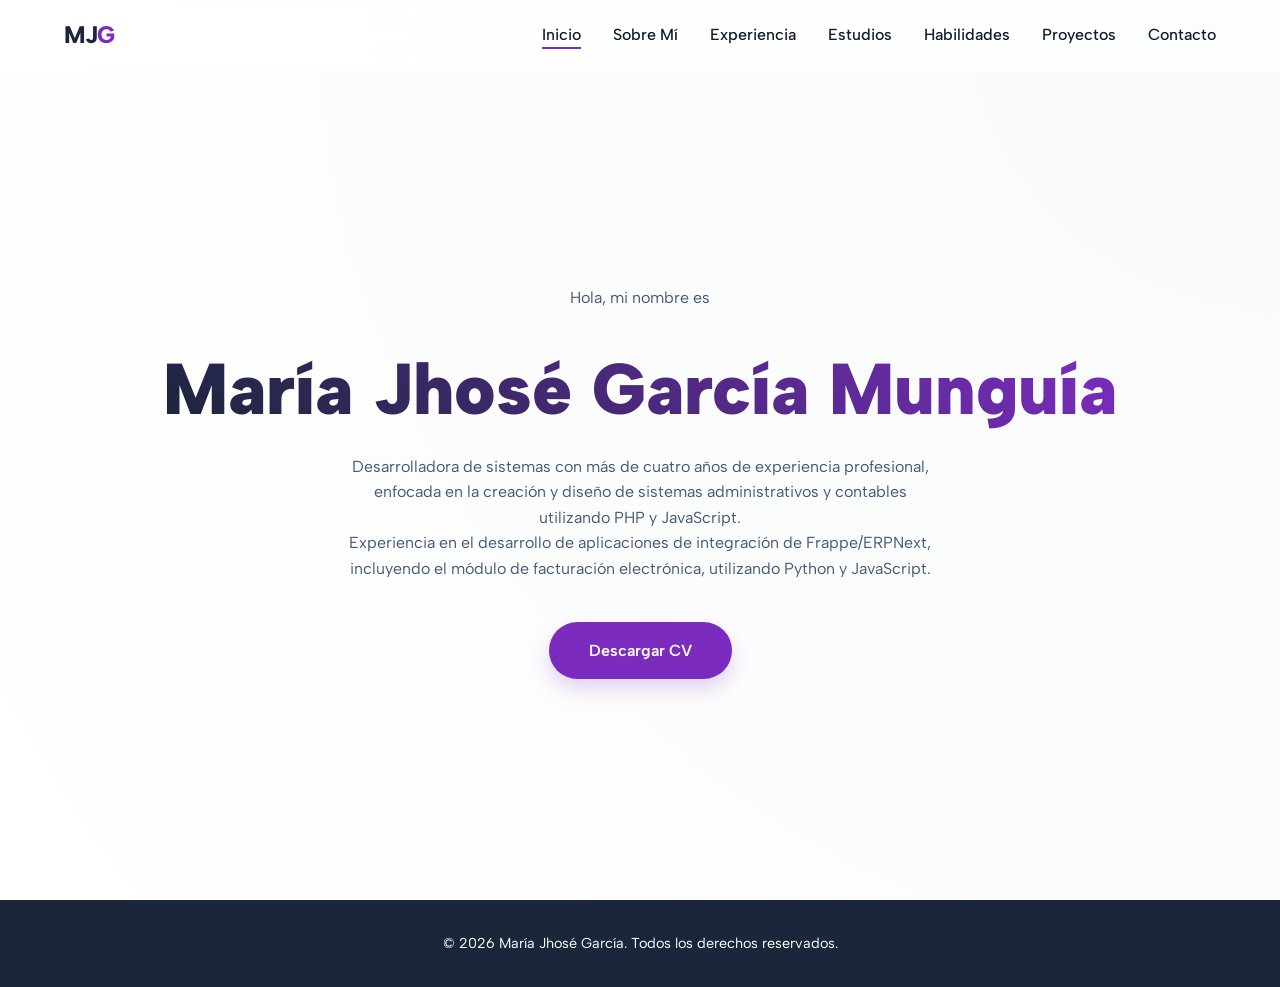
<file: index.html>
<!DOCTYPE html>
<html lang="es">
<head>
    <meta charset="UTF-8">
    <meta name="viewport" content="width=device-width, initial-scale=1.0">
    <title>María Jhosé García | Portfolio</title>
    <meta name="description" content="Portfolio profesional de María Jhosé García. Desarrollo web y proyectos creativos.">
    <link rel="stylesheet" href="css/style.css">
    <link rel="stylesheet" href="https://cdnjs.cloudflare.com/ajax/libs/font-awesome/6.4.0/css/all.min.css">
</head>
<body>
    <header>
        <a href="index.html" class="logo">MJ<span>G</span></a>
        <div id="menu-icon">
            <i class="fa-solid fa-bars"></i>
        </div>
        <nav>
            <ul>
                <li><a href="index.html" class="active">Inicio</a></li>
                <li><a href="about.html">Sobre Mí</a></li>
                <li><a href="experience.html">Experiencia</a></li>
                <li><a href="education.html">Estudios</a></li>
                <li><a href="skills.html">Habilidades</a></li>
                <li><a href="projects.html">Proyectos</a></li>
                <li><a href="contact.html">Contacto</a></li>
            </ul>
        </nav>
    </header>

    <main>
        <section class="hero">
            <div class="hero-content animate">
                <p>Hola, mi nombre es</p>
                <h1>María Jhosé García Munguía</h1>
                <p>Desarrolladora de sistemas con más de cuatro años de experiencia profesional, enfocada en la creación y diseño de sistemas administrativos y contables utilizando PHP y JavaScript. <br> Experiencia en el desarrollo de aplicaciones de integración de Frappe/ERPNext, incluyendo el módulo de facturación electrónica, utilizando Python y JavaScript.</p>
                <div class="hero-btns">
                    <a target="_blank" href="assets/CV_Desarrolladora_MariaJhoseGarciaMunguia.pdf" class="btn btn-primary" download>Descargar CV</a>
                </div>
            </div>
        </section>
    </main>

    <footer>
        <p>&copy; 2026 María Jhosé García. Todos los derechos reservados.</p>
    </footer>

    <script src="js/main.js"></script>
</body>
</html>
</file>
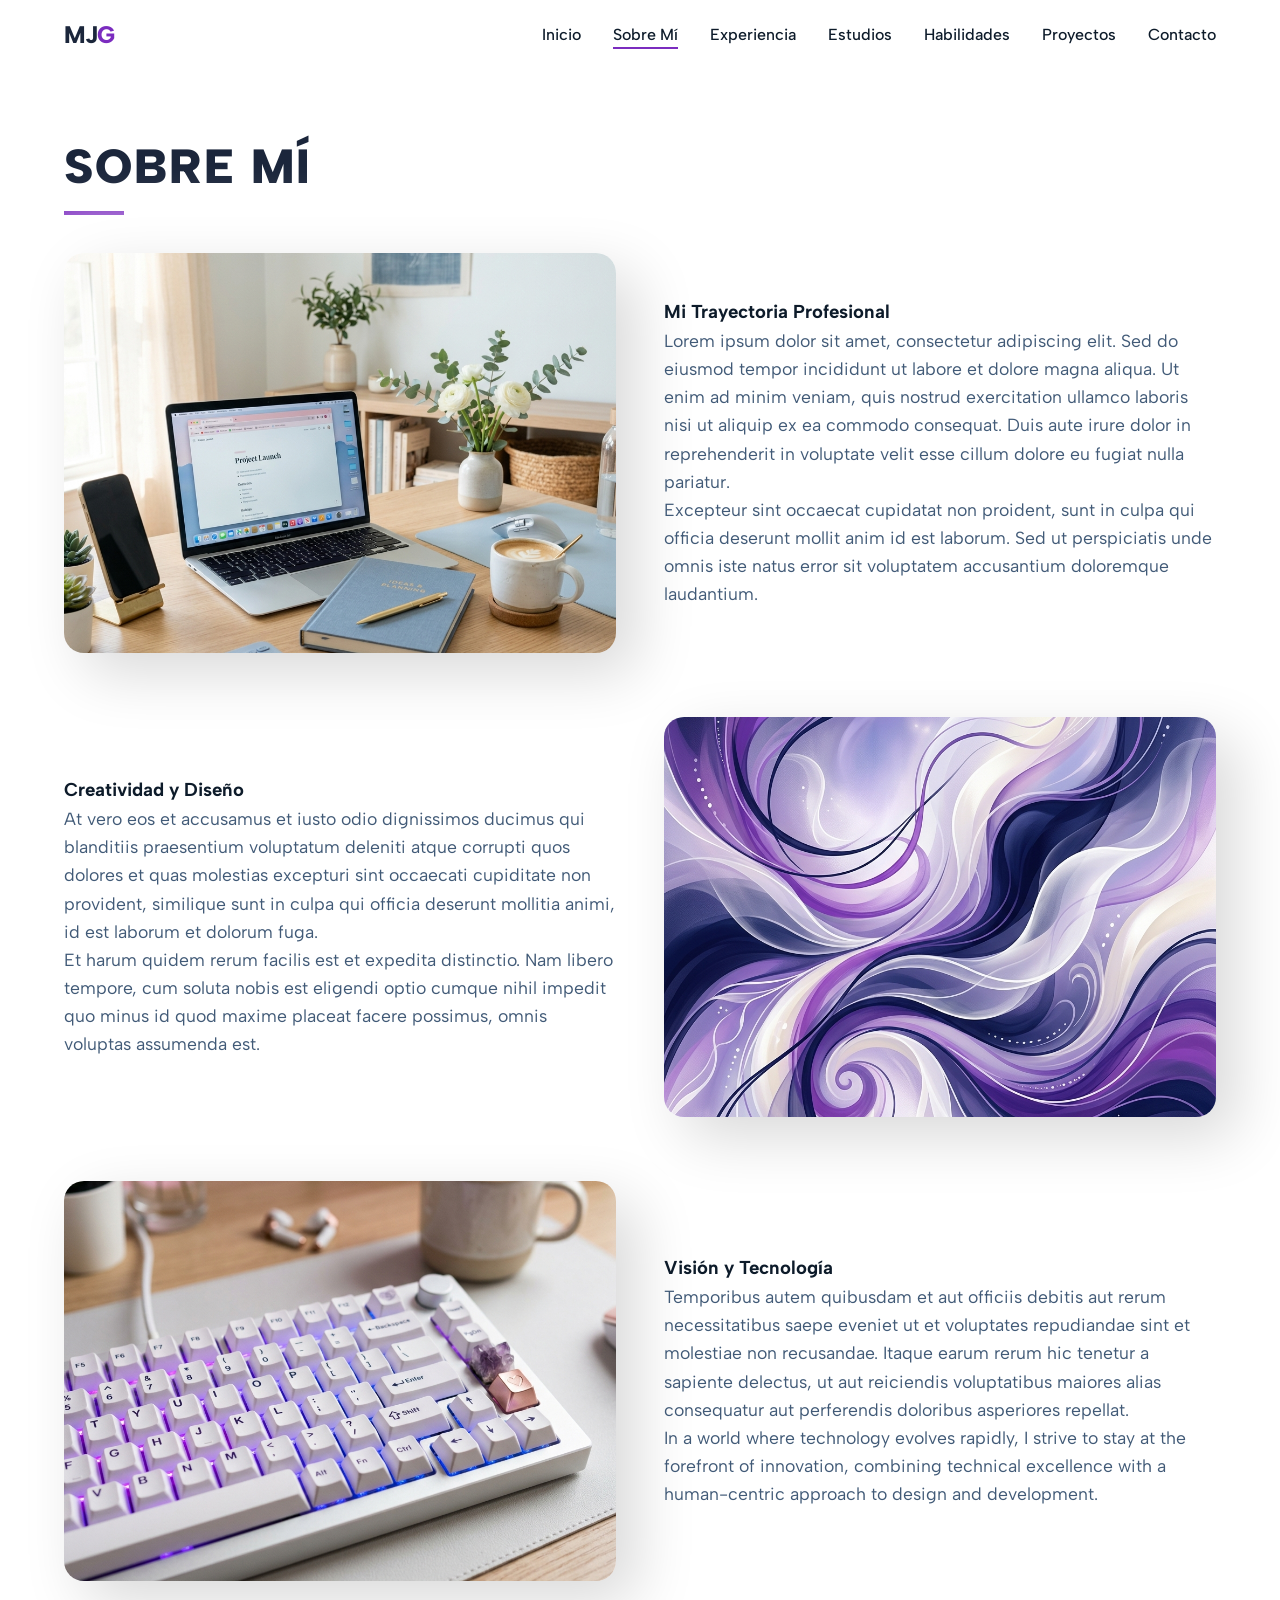
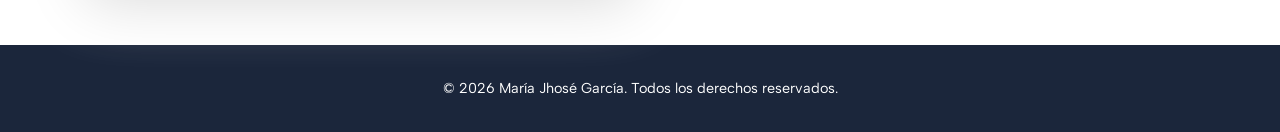
<file: about.html>
<!DOCTYPE html>
<html lang="es">
<head>
    <meta charset="UTF-8">
    <meta name="viewport" content="width=device-width, initial-scale=1.0">
    <title>Sobre Mí | María Jhosé García</title>
    <link rel="stylesheet" href="css/style.css">
    <link rel="stylesheet" href="https://cdnjs.cloudflare.com/ajax/libs/font-awesome/6.4.0/css/all.min.css">
</head>
<body>
    <header>
        <a href="index.html" class="logo">MJ<span>G</span></a>
        <div id="menu-icon">
            <i class="fa-solid fa-bars"></i>
        </div>
        <nav>
            <ul>
                <li><a href="index.html">Inicio</a></li>
                <li><a href="about.html" class="active">Sobre Mí</a></li>
                <li><a href="experience.html">Experiencia</a></li>
                <li><a href="education.html">Estudios</a></li>
                <li><a href="skills.html">Habilidades</a></li>
                <li><a href="projects.html">Proyectos</a></li>
                <li><a href="contact.html">Contacto</a></li>
            </ul>
        </nav>
    </header>

    <main>
        <section id="about">
            <h2 class="section-title">Sobre Mí</h2>
            <div class="about-grid">
                <div class="about-item animate">
                    <div class="about-image">
                        <img src="images/about1.png" alt="Mi trayectoria profesional">
                    </div>
                    <div class="about-text">
                        <h3>Mi Trayectoria Profesional</h3>
                        <p>Lorem ipsum dolor sit amet, consectetur adipiscing elit. Sed do eiusmod tempor incididunt ut labore et dolore magna aliqua. Ut enim ad minim veniam, quis nostrud exercitation ullamco laboris nisi ut aliquip ex ea commodo consequat. Duis aute irure dolor in reprehenderit in voluptate velit esse cillum dolore eu fugiat nulla pariatur.</p>
                        <p>Excepteur sint occaecat cupidatat non proident, sunt in culpa qui officia deserunt mollit anim id est laborum. Sed ut perspiciatis unde omnis iste natus error sit voluptatem accusantium doloremque laudantium.</p>
                    </div>
                </div>

                <div class="about-item animate" style="animation-delay: 0.2s;">
                    <div class="about-image">
                        <img src="images/about2.png" alt="Creatividad y diseño">
                    </div>
                    <div class="about-text">
                        <h3>Creatividad y Diseño</h3>
                        <p>At vero eos et accusamus et iusto odio dignissimos ducimus qui blanditiis praesentium voluptatum deleniti atque corrupti quos dolores et quas molestias excepturi sint occaecati cupiditate non provident, similique sunt in culpa qui officia deserunt mollitia animi, id est laborum et dolorum fuga.</p>
                        <p>Et harum quidem rerum facilis est et expedita distinctio. Nam libero tempore, cum soluta nobis est eligendi optio cumque nihil impedit quo minus id quod maxime placeat facere possimus, omnis voluptas assumenda est.</p>
                    </div>
                </div>

                <div class="about-item animate" style="animation-delay: 0.4s;">
                    <div class="about-image">
                        <img src="images/about3.png" alt="Visión y tecnología">
                    </div>
                    <div class="about-text">
                        <h3>Visión y Tecnología</h3>
                        <p>Temporibus autem quibusdam et aut officiis debitis aut rerum necessitatibus saepe eveniet ut et voluptates repudiandae sint et molestiae non recusandae. Itaque earum rerum hic tenetur a sapiente delectus, ut aut reiciendis voluptatibus maiores alias consequatur aut perferendis doloribus asperiores repellat.</p>
                        <p>In a world where technology evolves rapidly, I strive to stay at the forefront of innovation, combining technical excellence with a human-centric approach to design and development.</p>
                    </div>
                </div>
            </div>
        </section>
    </main>
    
    <footer>
        <p>&copy; 2026 María Jhosé García. Todos los derechos reservados.</p>
    </footer>


    <script src="js/main.js"></script>
</body>
</html>
</file>
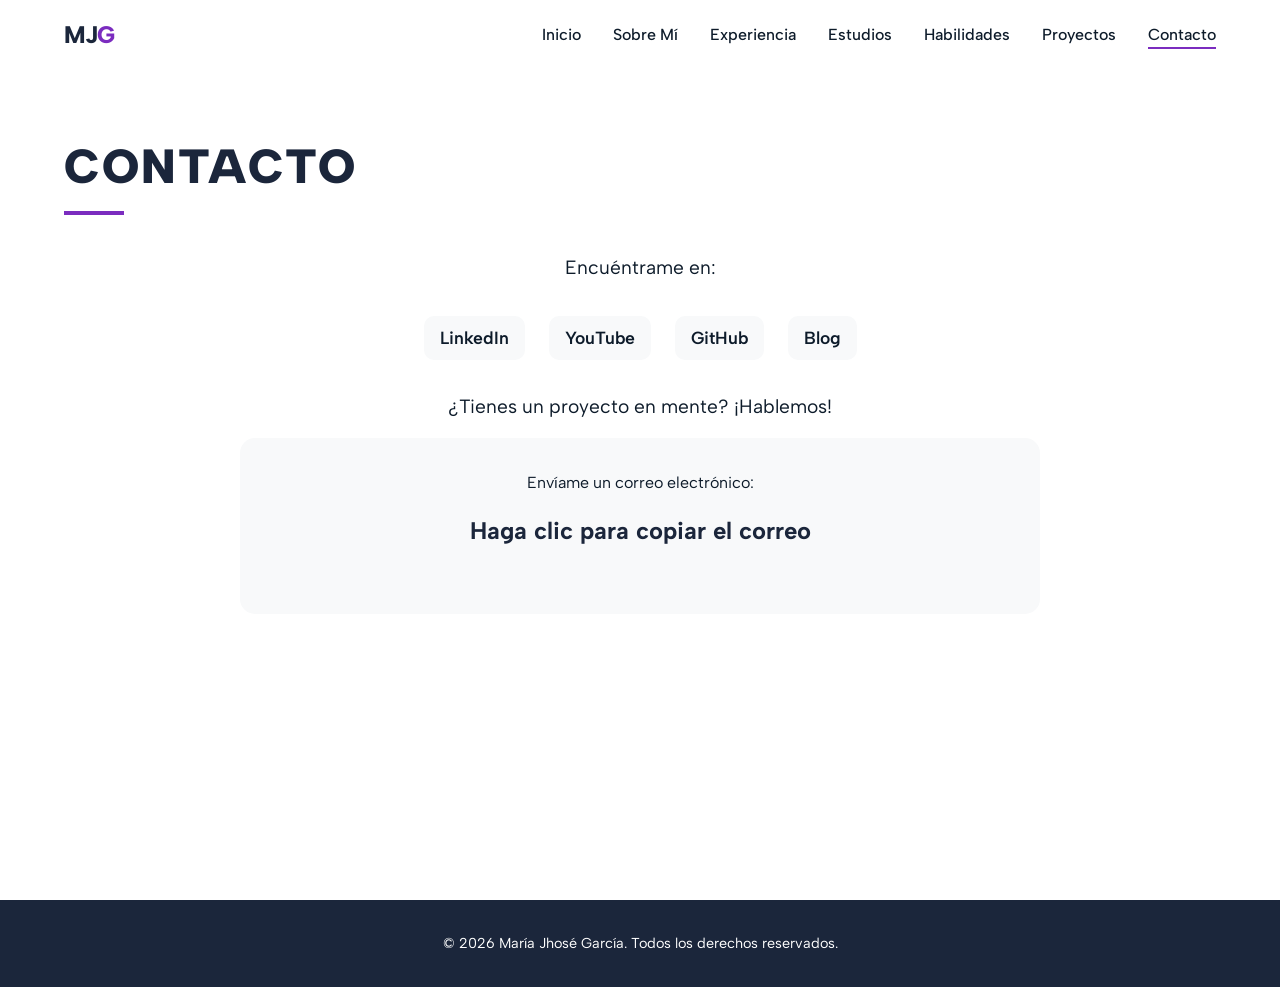
<file: contact.html>
<!DOCTYPE html>
<html lang="es">
<head>
    <meta charset="UTF-8">
    <meta name="viewport" content="width=device-width, initial-scale=1.0">
    <title>Contacto | María Jhosé García</title>
    <link rel="stylesheet" href="css/style.css">
    <link rel="stylesheet" href="https://cdnjs.cloudflare.com/ajax/libs/font-awesome/6.4.0/css/all.min.css">
</head>
<body>
    <header>
        <a href="index.html" class="logo">MJ<span>G</span></a>
        <div id="menu-icon">
            <i class="fa-solid fa-bars"></i>
        </div>
        <nav>
            <ul>
                <li><a href="index.html">Inicio</a></li>
                <li><a href="about.html">Sobre Mí</a></li>
                <li><a href="experience.html">Experiencia</a></li>
                <li><a href="education.html">Estudios</a></li>
                <li><a href="skills.html">Habilidades</a></li>
                <li><a href="projects.html">Proyectos</a></li>
                <li><a href="contact.html" class="active">Contacto</a></li>
            </ul>
        </nav>
    </header>

    <main>
        <section id="contact">
            <h2 class="section-title">Contacto</h2>
            <div class="contact-container animate">
                <p style="margin-bottom: 2rem; font-size: 1.2rem;">Encuéntrame en:</p>
                <div class="social-links">
                    <a href="https://linkedin.com/in/mariajhosegarcia" target="_blank" rel="noopener">LinkedIn</a>
                    <a href="https://youtube.com/@mariajhosegarcia" target="_blank" rel="noopener">YouTube</a>
                    <a href="https://github.com/mariajhosegarcia" target="_blank" rel="noopener">GitHub</a>
                    <a href="https://mariajhosegarcia.click" target="_blank" rel="noopener">Blog</a>
                </div>

                <p style="margin-top: 2rem; margin-bottom: 1rem; font-size: 1.2rem;">¿Tienes un proyecto en mente? ¡Hablemos!</p>
                
                <div class="email-protection">
                    <p>Envíame un correo electrónico:</p>
                    <div id="email-display" class="email-text">Haga clic para copiar el correo</div>
                    <p id="copy-status" style="font-size: 0.8rem; color: var(--secondary); height: 1rem;"></p>
                </div>
            </div>
        </section>
    </main>

    <footer>
        <p>&copy; 2026 María Jhosé García. Todos los derechos reservados.</p>
    </footer>

    <script src="js/main.js"></script>
</body>
</html>
</file>
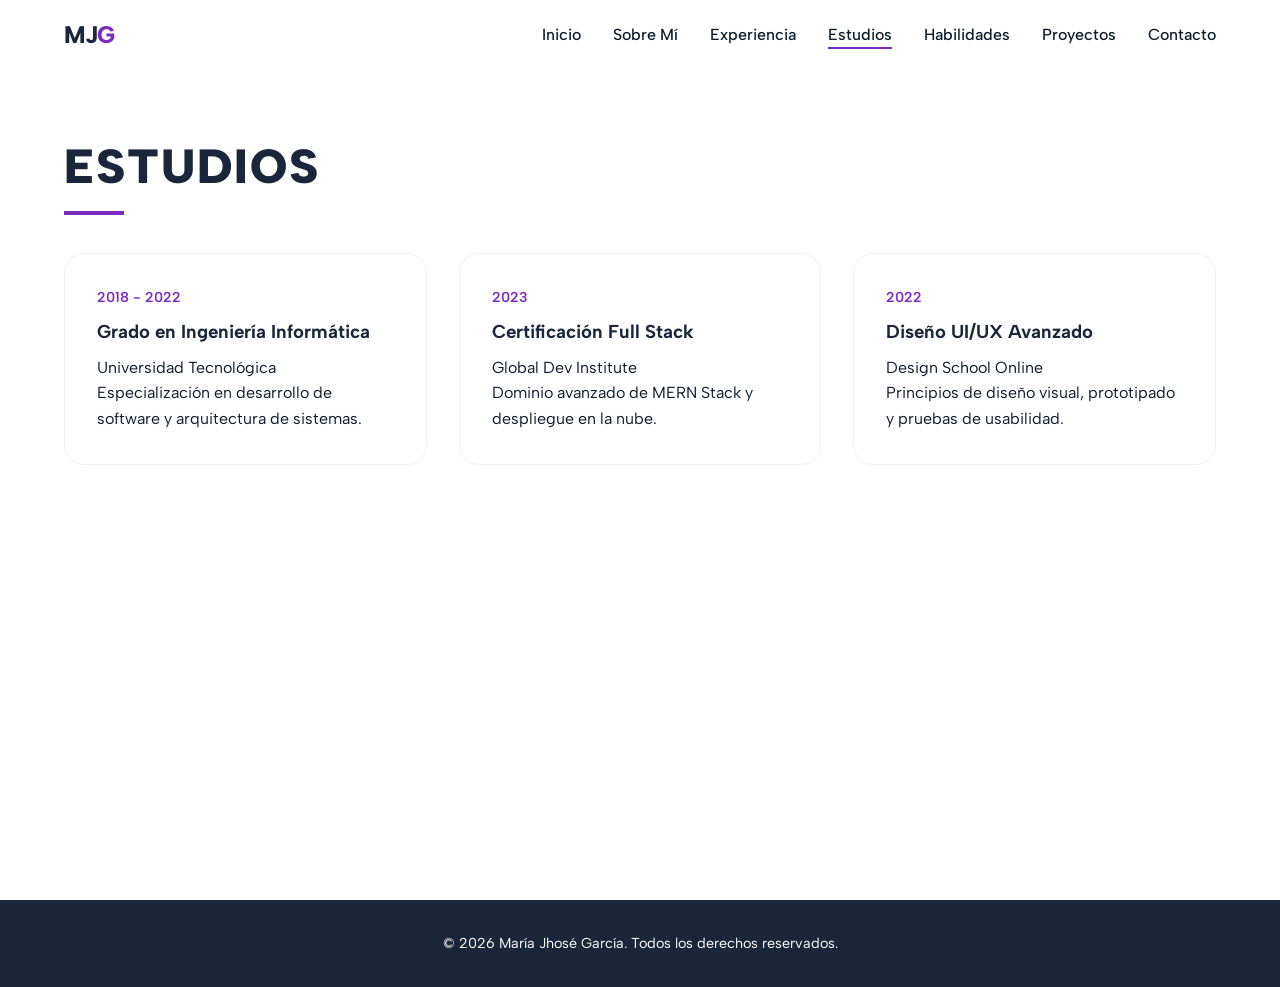
<file: education.html>
<!DOCTYPE html>
<html lang="es">
<head>
    <meta charset="UTF-8">
    <meta name="viewport" content="width=device-width, initial-scale=1.0">
    <title>Estudios | María Jhosé García</title>
    <link rel="stylesheet" href="css/style.css">
    <link rel="stylesheet" href="https://cdnjs.cloudflare.com/ajax/libs/font-awesome/6.4.0/css/all.min.css">
</head>
<body>
    <header>
        <a href="index.html" class="logo">MJ<span>G</span></a>
        <div id="menu-icon">
            <i class="fa-solid fa-bars"></i>
        </div>
        <nav>
            <ul>
                <li><a href="index.html">Inicio</a></li>
                <li><a href="about.html">Sobre Mí</a></li>
                <li><a href="experience.html">Experiencia</a></li>
                <li><a href="education.html" class="active">Estudios</a></li>
                <li><a href="skills.html">Habilidades</a></li>
                <li><a href="projects.html">Proyectos</a></li>
                <li><a href="contact.html">Contacto</a></li>
            </ul>
        </nav>
    </header>

    <main>
        <section id="education">
            <h2 class="section-title">Estudios</h2>
            <div class="card-grid">
                <div class="card animate">
                    <div class="card-content">
                        <span class="date">2018 - 2022</span>
                        <h3>Grado en Ingeniería Informática</h3>
                        <p>Universidad Tecnológica</p>
                        <p>Especialización en desarrollo de software y arquitectura de sistemas.</p>
                    </div>
                </div>
                <div class="card animate" style="animation-delay: 0.1s;">
                    <div class="card-content">
                        <span class="date">2023</span>
                        <h3>Certificación Full Stack</h3>
                        <p>Global Dev Institute</p>
                        <p>Dominio avanzado de MERN Stack y despliegue en la nube.</p>
                    </div>
                </div>
                <div class="card animate" style="animation-delay: 0.2s;">
                    <div class="card-content">
                        <span class="date">2022</span>
                        <h3>Diseño UI/UX Avanzado</h3>
                        <p>Design School Online</p>
                        <p>Principios de diseño visual, prototipado y pruebas de usabilidad.</p>
                    </div>
                </div>
            </div>
        </section>
    </main>

    <footer>
        <p>&copy; 2026 María Jhosé García. Todos los derechos reservados.</p>
    </footer>

    <script src="js/main.js"></script>
</body>
</html>
</file>
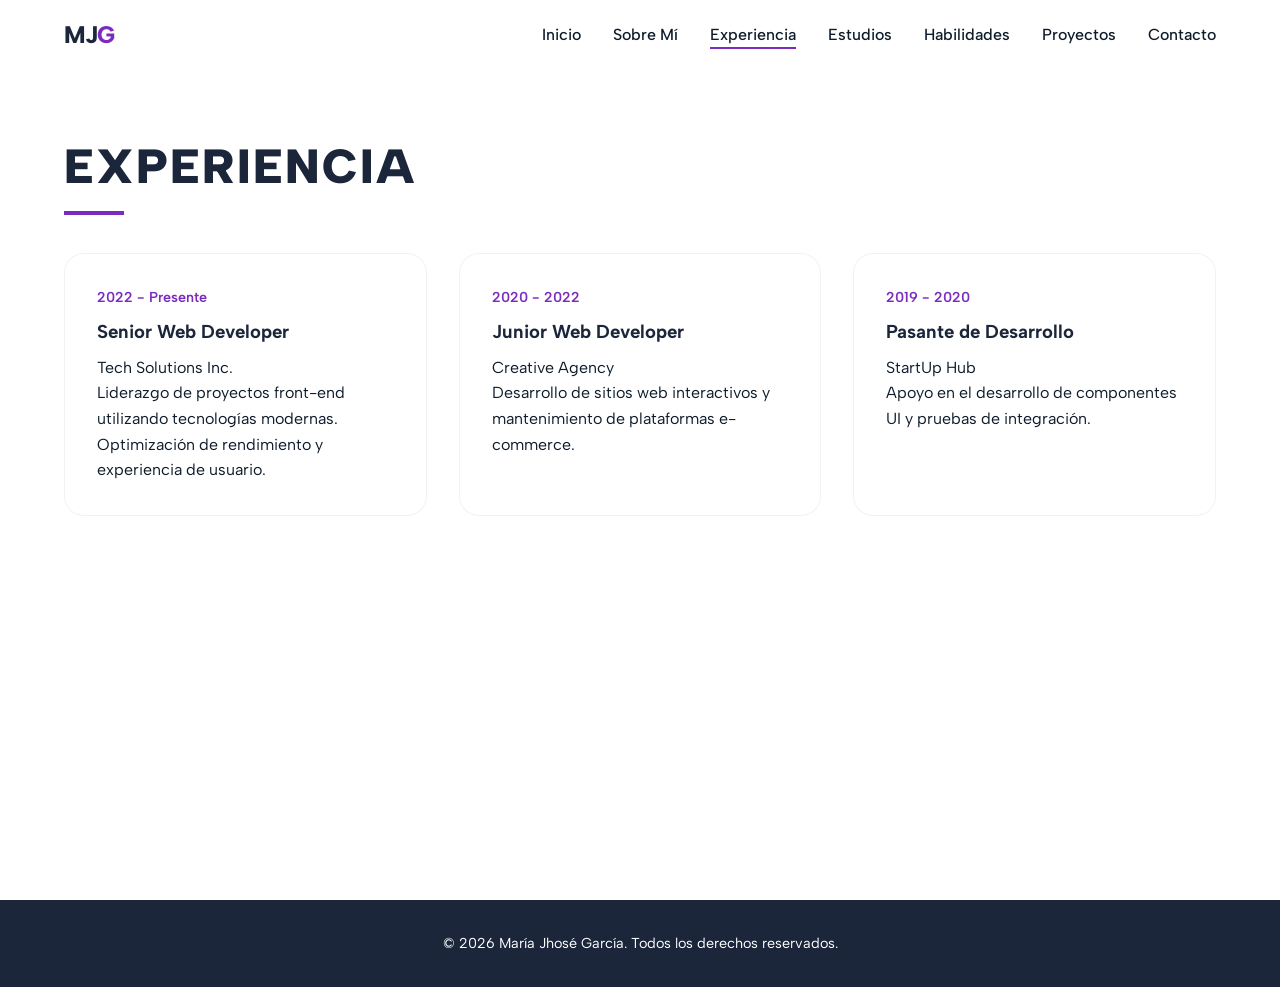
<file: experience.html>
<!DOCTYPE html>
<html lang="es">
<head>
    <meta charset="UTF-8">
    <meta name="viewport" content="width=device-width, initial-scale=1.0">
    <title>Experiencia y Estudios | María Jhosé García</title>
    <link rel="stylesheet" href="css/style.css">
    <link rel="stylesheet" href="https://cdnjs.cloudflare.com/ajax/libs/font-awesome/6.4.0/css/all.min.css">
</head>
<body>
    <header>
        <a href="index.html" class="logo">MJ<span>G</span></a>
        <div id="menu-icon">
            <i class="fa-solid fa-bars"></i>
        </div>
        <nav>
            <ul>
                <li><a href="index.html">Inicio</a></li>
                <li><a href="about.html">Sobre Mí</a></li>
                <li><a href="experience.html" class="active">Experiencia</a></li>
                <li><a href="education.html">Estudios</a></li>
                <li><a href="skills.html">Habilidades</a></li>
                <li><a href="projects.html">Proyectos</a></li>
                <li><a href="contact.html">Contacto</a></li>
            </ul>
        </nav>
    </header>

    <main>
        <section id="experience">
            <h2 class="section-title">Experiencia</h2>
            <div class="card-grid">
                <div class="card animate">
                    <div class="card-content">
                        <span class="date">2022 - Presente</span>
                        <h3>Senior Web Developer</h3>
                        <p>Tech Solutions Inc.</p>
                        <p>Liderazgo de proyectos front-end utilizando tecnologías modernas. Optimización de rendimiento y experiencia de usuario.</p>
                    </div>
                </div>
                <div class="card animate" style="animation-delay: 0.1s;">
                    <div class="card-content">
                        <span class="date">2020 - 2022</span>
                        <h3>Junior Web Developer</h3>
                        <p>Creative Agency</p>
                        <p>Desarrollo de sitios web interactivos y mantenimiento de plataformas e-commerce.</p>
                    </div>
                </div>
                <div class="card animate" style="animation-delay: 0.2s;">
                    <div class="card-content">
                        <span class="date">2019 - 2020</span>
                        <h3>Pasante de Desarrollo</h3>
                        <p>StartUp Hub</p>
                        <p>Apoyo en el desarrollo de componentes UI y pruebas de integración.</p>
                    </div>
                </div>
            </div>
        </section>

    </main>

    <footer>
        <p>&copy; 2026 María Jhosé García. Todos los derechos reservados.</p>
    </footer>

    <script src="js/main.js"></script>
</body>
</html>
</file>
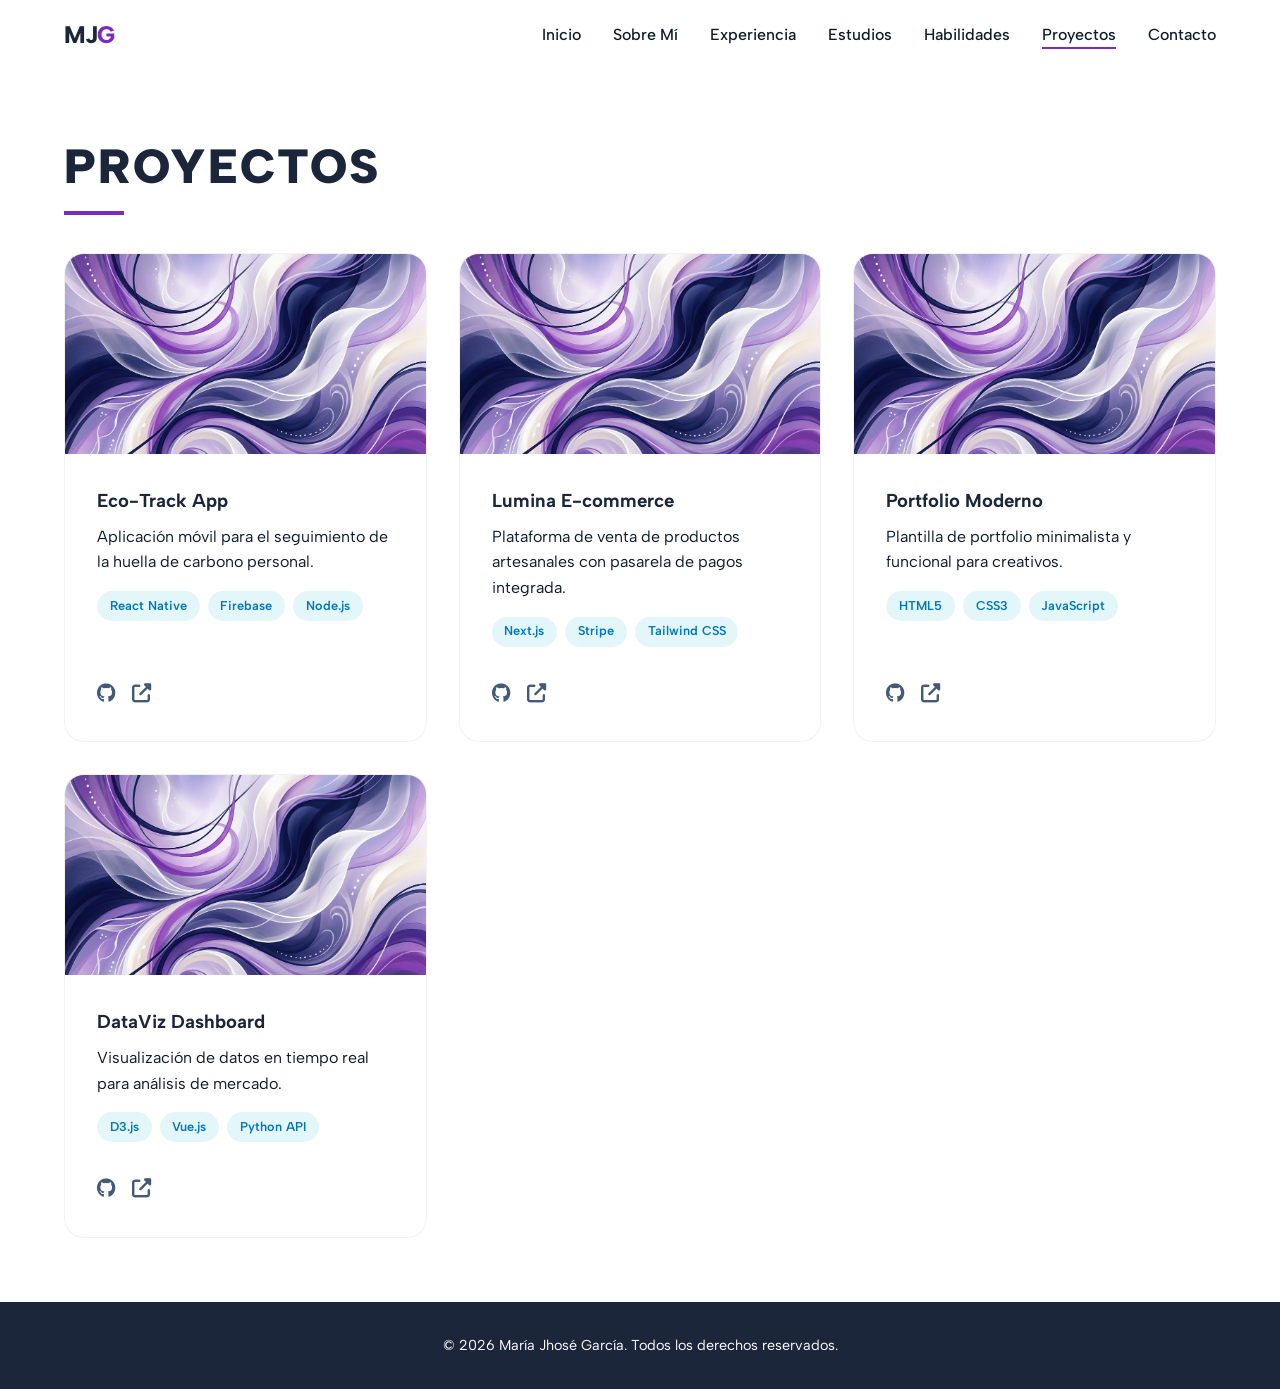
<file: projects.html>
<!DOCTYPE html>
<html lang="es">
<head>
    <meta charset="UTF-8">
    <meta name="viewport" content="width=device-width, initial-scale=1.0">
    <title>Proyectos | María Jhosé García</title>
    <link rel="stylesheet" href="css/style.css">
    <link rel="stylesheet" href="https://cdnjs.cloudflare.com/ajax/libs/font-awesome/6.4.0/css/all.min.css">
</head>
<body>
    <header>
        <a href="index.html" class="logo">MJ<span>G</span></a>
        <div id="menu-icon">
            <i class="fa-solid fa-bars"></i>
        </div>
        <nav>
            <ul>
                <li><a href="index.html">Inicio</a></li>
                <li><a href="about.html">Sobre Mí</a></li>
                <li><a href="experience.html">Experiencia</a></li>
                <li><a href="education.html">Estudios</a></li>
                <li><a href="skills.html">Habilidades</a></li>
                <li><a href="projects.html" class="active">Proyectos</a></li>
                <li><a href="contact.html">Contacto</a></li>
            </ul>
        </nav>
    </header>

    <main>
        <section id="projects">
            <h2 class="section-title">Proyectos</h2>
            <div class="card-grid">
                <div class="card animate">
                    <div class="project-image">
                        <img src="images/about2.png" alt="Eco-Track App">
                    </div>
                    <div class="card-content">
                        <h3>Eco-Track App</h3>
                        <p>Aplicación móvil para el seguimiento de la huella de carbono personal.</p>
                        <div class="project-tags">
                            <span class="tag">React Native</span>
                            <span class="tag">Firebase</span>
                            <span class="tag">Node.js</span>
                        </div>
                        <div class="project-links">
                            <a href="#" target="_blank" title="GitHub Repository"><i class="fab fa-github"></i></a>
                            <a href="#" target="_blank" title="Ver Proyecto"><i class="fas fa-external-link-alt"></i></a>
                        </div>
                    </div>
                </div>
                <div class="card animate" style="animation-delay: 0.1s;">
                    <div class="project-image">
                        <img src="images/about2.png" alt="Lumina E-commerce">
                    </div>
                    <div class="card-content">
                        <h3>Lumina E-commerce</h3>
                        <p>Plataforma de venta de productos artesanales con pasarela de pagos integrada.</p>
                        <div class="project-tags">
                            <span class="tag">Next.js</span>
                            <span class="tag">Stripe</span>
                            <span class="tag">Tailwind CSS</span>
                        </div>
                        <div class="project-links">
                            <a href="#" target="_blank" title="GitHub Repository"><i class="fab fa-github"></i></a>
                            <a href="#" target="_blank" title="Ver Proyecto"><i class="fas fa-external-link-alt"></i></a>
                        </div>
                    </div>
                </div>
                <div class="card animate" style="animation-delay: 0.2s;">
                    <div class="project-image">
                        <img src="images/about2.png" alt="Portfolio Moderno">
                    </div>
                    <div class="card-content">
                        <h3>Portfolio Moderno</h3>
                        <p>Plantilla de portfolio minimalista y funcional para creativos.</p>
                        <div class="project-tags">
                            <span class="tag">HTML5</span>
                            <span class="tag">CSS3</span>
                            <span class="tag">JavaScript</span>
                        </div>
                        <div class="project-links">
                            <a href="#" target="_blank" title="GitHub Repository"><i class="fab fa-github"></i></a>
                            <a href="#" target="_blank" title="Ver Proyecto"><i class="fas fa-external-link-alt"></i></a>
                        </div>
                    </div>
                </div>
                <div class="card animate" style="animation-delay: 0.3s;">
                    <div class="project-image">
                        <img src="images/about2.png" alt="DataViz Dashboard">
                    </div>
                    <div class="card-content">
                        <h3>DataViz Dashboard</h3>
                        <p>Visualización de datos en tiempo real para análisis de mercado.</p>
                        <div class="project-tags">
                            <span class="tag">D3.js</span>
                            <span class="tag">Vue.js</span>
                            <span class="tag">Python API</span>
                        </div>
                        <div class="project-links">
                            <a href="#" target="_blank" title="GitHub Repository"><i class="fab fa-github"></i></a>
                            <a href="#" target="_blank" title="Ver Proyecto"><i class="fas fa-external-link-alt"></i></a>
                        </div>
                    </div>
                </div>
            </div>
        </section>
    </main>

    <footer>
        <p>&copy; 2026 María Jhosé García. Todos los derechos reservados.</p>
    </footer>


    <script src="js/main.js"></script>
</body>
</html>
</file>
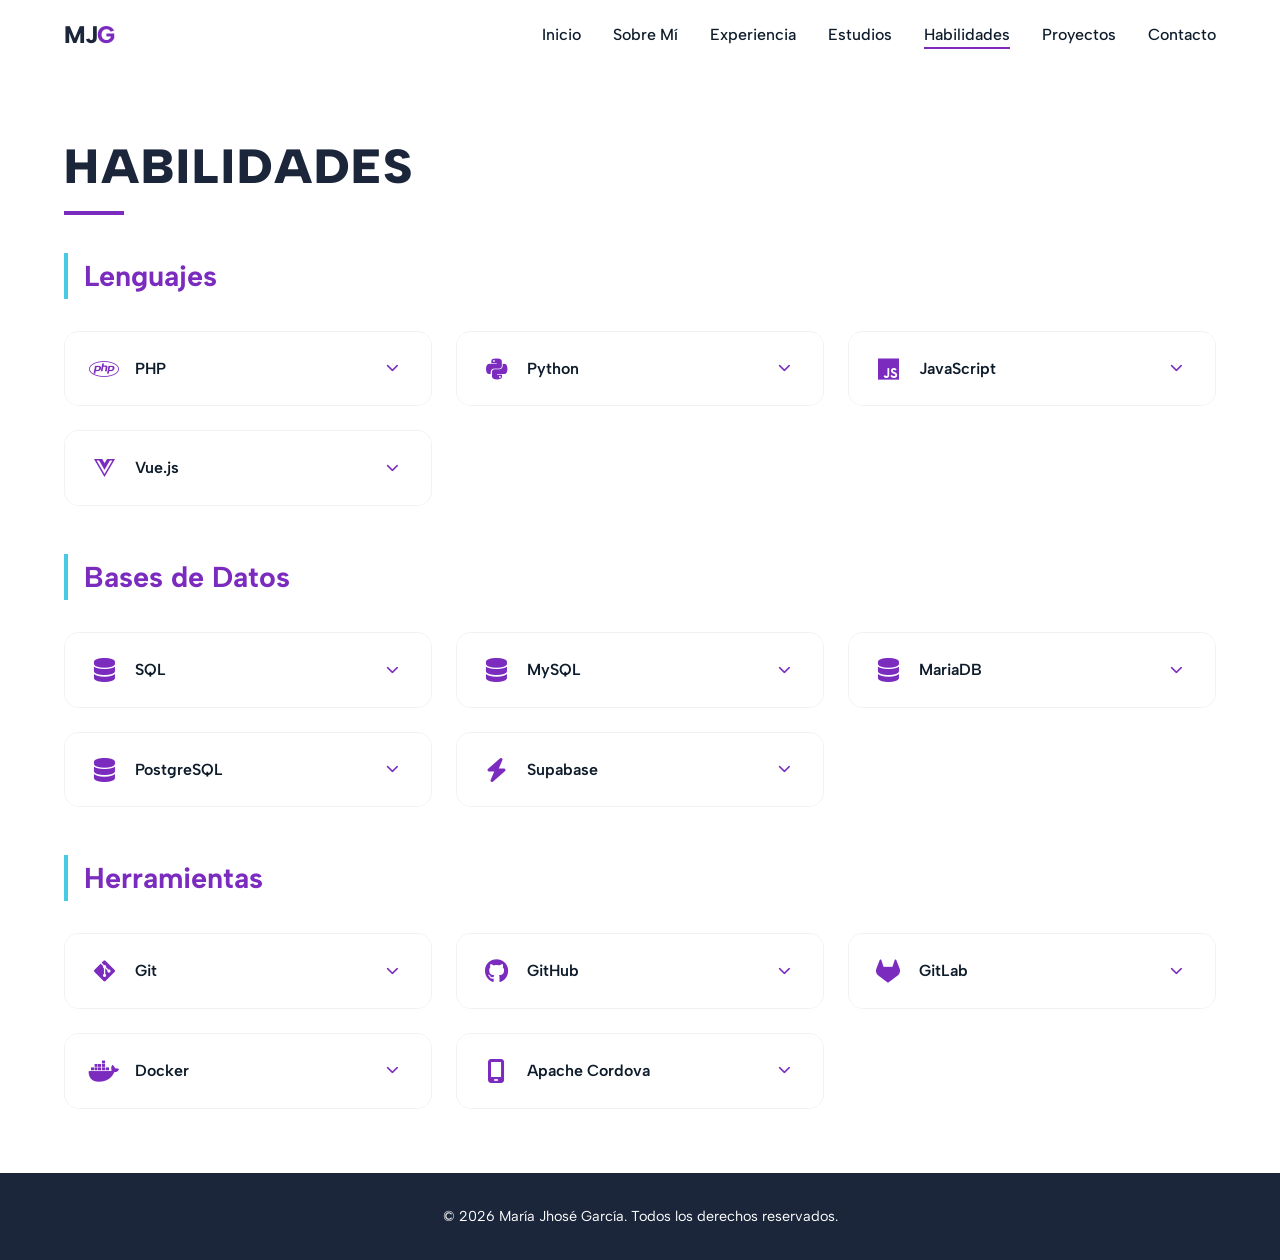
<file: skills.html>
<!DOCTYPE html>
<html lang="es">
<head>
    <meta charset="UTF-8">
    <meta name="viewport" content="width=device-width, initial-scale=1.0">
    <title>Habilidades | María Jhosé García</title>
    <link rel="stylesheet" href="css/style.css">
    <link rel="stylesheet" href="https://cdnjs.cloudflare.com/ajax/libs/font-awesome/6.4.0/css/all.min.css">
</head>
<body>
    <header>
        <a href="index.html" class="logo">MJ<span>G</span></a>
        <div id="menu-icon">
            <i class="fa-solid fa-bars"></i>
        </div>
        <nav>
            <ul>
                <li><a href="index.html">Inicio</a></li>
                <li><a href="about.html">Sobre Mí</a></li>
                <li><a href="experience.html">Experiencia</a></li>
                <li><a href="education.html">Estudios</a></li>
                <li><a href="skills.html" class="active">Habilidades</a></li>
                <li><a href="projects.html">Proyectos</a></li>
                <li><a href="contact.html">Contacto</a></li>
            </ul>
        </nav>
    </header>

    <main>
        <section id="skills">
            <h2 class="section-title">Habilidades</h2>
            
            <div class="skills-container">
                <!-- Lenguajes -->
                <div class="skills-category">
                    <h3>Lenguajes</h3>
                    <div class="skills-grid">
                        <div class="skill-item animate">
                            <div class="skill-header">
                                <i class="fab fa-php"></i>
                                <span>PHP</span>
                                <i class="fas fa-chevron-down toggle-icon"></i>
                            </div>
                            <div class="skill-content">
                                <p>Experiencia en desarrollo backend, creación de APIs REST y manejo de frameworks modernos.</p>
                            </div>
                        </div>

                        <div class="skill-item animate" style="animation-delay: 0.1s;">
                            <div class="skill-header">
                                <i class="fab fa-python"></i>
                                <span>Python</span>
                                <i class="fas fa-chevron-down toggle-icon"></i>
                            </div>
                            <div class="skill-content">
                                <p>Desarrollo de scripts de automatización, análisis de datos y aplicaciones web con Django/Flask.</p>
                            </div>
                        </div>

                        <div class="skill-item animate" style="animation-delay: 0.2s;">
                            <div class="skill-header">
                                <i class="fab fa-js"></i>
                                <span>JavaScript</span>
                                <i class="fas fa-chevron-down toggle-icon"></i>
                            </div>
                            <div class="skill-content">
                                <p>Dominio avanzado de ES6+, manipulación del DOM y lógica compleja en el cliente.</p>
                            </div>
                        </div>

                        <div class="skill-item animate" style="animation-delay: 0.3s;">
                            <div class="skill-header">
                                <i class="fab fa-vuejs"></i>
                                <span>Vue.js</span>
                                <i class="fas fa-chevron-down toggle-icon"></i>
                            </div>
                            <div class="skill-content">
                                <p>Creación de interfaces reactivas y Single Page Applications (SPA) con Vue 2 y 3.</p>
                            </div>
                        </div>
                    </div>
                </div>

                <!-- Bases de Datos -->
                <div class="skills-category">
                    <h3>Bases de Datos</h3>
                    <div class="skills-grid">
                        <div class="skill-item animate">
                            <div class="skill-header">
                                <i class="fas fa-database"></i>
                                <span>SQL</span>
                                <i class="fas fa-chevron-down toggle-icon"></i>
                            </div>
                            <div class="skill-content">
                                <p>Diseño de bases de datos relacionales, optimización de consultas y normalización.</p>
                            </div>
                        </div>

                        <div class="skill-item animate" style="animation-delay: 0.1s;">
                            <div class="skill-header">
                                <i class="fas fa-database"></i>
                                <span>MySQL</span>
                                <i class="fas fa-chevron-down toggle-icon"></i>
                            </div>
                            <div class="skill-content">
                                <p>Administración y mantenimiento de bases de datos para aplicaciones de alto tráfico.</p>
                            </div>
                        </div>

                        <div class="skill-item animate" style="animation-delay: 0.1s;">
                            <div class="skill-header">
                                <i class="fas fa-database"></i>
                                <span>MariaDB</span>
                                <i class="fas fa-chevron-down toggle-icon"></i>
                            </div>
                            <div class="skill-content">
                                <p>Administración y mantenimiento de bases de datos para aplicaciones de alto tráfico.</p>
                            </div>
                        </div>

                        <div class="skill-item animate" style="animation-delay: 0.2s;">
                            <div class="skill-header">
                                <i class="fas fa-database"></i>
                                <span>PostgreSQL</span>
                                <i class="fas fa-chevron-down toggle-icon"></i>
                            </div>
                            <div class="skill-content">
                                <p>Uso de funciones avanzadas, triggers y optimización de indexación.</p>
                            </div>
                        </div>

                        <div class="skill-item animate" style="animation-delay: 0.3s;">
                            <div class="skill-header">
                                <i class="fas fa-bolt"></i>
                                <span>Supabase</span>
                                <i class="fas fa-chevron-down toggle-icon"></i>
                            </div>
                            <div class="skill-content">
                                <p>Implementación de backend-as-a-service, autenticación y bases de datos en tiempo real.</p>
                            </div>
                        </div>
                    </div>
                </div>

                <!-- Herramientas -->
                <div class="skills-category">
                    <h3>Herramientas</h3>
                    <div class="skills-grid">
                        <div class="skill-item animate">
                            <div class="skill-header">
                                <i class="fab fa-git-alt"></i>
                                <span>Git</span>
                                <i class="fas fa-chevron-down toggle-icon"></i>
                            </div>
                            <div class="skill-content">
                                <p>Control de versiones avanzado, manejo de ramas y resolución de conflictos.</p>
                            </div>
                        </div>

                        <div class="skill-item animate" style="animation-delay: 0.1s;">
                            <div class="skill-header">
                                <i class="fab fa-github"></i>
                                <span>GitHub</span>
                                <i class="fas fa-chevron-down toggle-icon"></i>
                            </div>
                            <div class="skill-content">
                                <p>Flujos de trabajo colaborativos, CI/CD y gestión de proyectos con issues y boards.</p>
                            </div>
                        </div>

                        <div class="skill-item animate" style="animation-delay: 0.2s;">
                            <div class="skill-header">
                                <i class="fab fa-gitlab"></i>
                                <span>GitLab</span>
                                <i class="fas fa-chevron-down toggle-icon"></i>
                            </div>
                            <div class="skill-content">
                                <p>Flujos de trabajo colaborativos, CI/CD y gestión de proyectos con issues y boards.</p>
                            </div>
                        </div>

                        <div class="skill-item animate" style="animation-delay: 0.2s;">
                            <div class="skill-header">
                                <i class="fab fa-docker"></i>
                                <span>Docker</span>
                                <i class="fas fa-chevron-down toggle-icon"></i>
                            </div>
                            <div class="skill-content">
                                <p>Contenerización de aplicaciones para asegurar entornos consistentes entre desarrollo y producción.</p>
                            </div>
                        </div>

                        <div class="skill-item animate" style="animation-delay: 0.3s;">
                            <div class="skill-header">
                                <i class="fas fa-mobile-screen"></i>
                                <span>Apache Cordova</span>
                                <i class="fas fa-chevron-down toggle-icon"></i>
                            </div>
                            <div class="skill-content">
                                <p>Desarrollo de aplicaciones móviles híbridas utilizando tecnologías web estándar.</p>
                            </div>
                        </div>
                    </div>
                </div>
            </div>
        </section>
    </main>

    <footer>
        <p>&copy; 2026 María Jhosé García. Todos los derechos reservados.</p>
    </footer>

    <script src="js/main.js"></script>
</body>
</html>
</file>
<file: css/style.css>
@import url('https://fonts.googleapis.com/css2?family=Albert+Sans:ital,wght@0,100..900;1,100..900&display=swap');

:root {
    --primary: #1b263b;
    --secondary: #7b2cbf;
    --accent: #48cae4;
    --light: #f8f9fa;
    --white: #ffffff;
    --text-dark: #0d1b2a;
    --text-muted: #415a77;
    --glass: rgba(255, 255, 255, 0.7);
    --transition: all 0.3s cubic-bezier(0.4, 0, 0.2, 1);
}

* {
    margin: 0;
    padding: 0;
    box-sizing: border-box;
}

body {
    font-family: 'Albert Sans', sans-serif;
    background-color: var(--white);
    color: var(--text-dark);
    line-height: 1.6;
    overflow-x: hidden;
}

/* --- Layout --- */

header {
    position: fixed;
    top: 0;
    width: 100%;
    z-index: 1000;
    background: var(--glass);
    backdrop-filter: blur(10px);
    border-bottom: 1px solid rgba(255, 255, 255, 0.3);
    padding: 1rem 5%;
    display: flex;
    justify-content: space-between;
    align-items: center;
}

.logo {
    font-size: 1.5rem;
    font-weight: 800;
    color: var(--primary);
    text-decoration: none;
    letter-spacing: -1px;
}

.logo span {
    color: var(--secondary);
}

nav ul {
    display: flex;
    list-style: none;
    gap: 2rem;
}

nav a {
    text-decoration: none;
    color: var(--text-dark);
    font-weight: 500;
    transition: var(--transition);
    position: relative;
}

nav a::after {
    content: '';
    position: absolute;
    bottom: -5px;
    left: 0;
    width: 0;
    height: 2px;
    background: var(--secondary);
    transition: var(--transition);
}

nav a:hover::after,
nav a.active::after {
    width: 100%;
}

nav a:hover {
    color: var(--secondary);
}

/* --- Common Sections --- */

section {
    padding: 8rem 5% 4rem;
    min-height: 100vh;
}

.section-title {
    font-size: 3rem;
    font-weight: 900;
    color: var(--primary);
    margin-bottom: 3rem;
    position: relative;
    text-transform: uppercase;
    letter-spacing: 2px;
}

.section-title::before {
    content: '';
    position: absolute;
    left: 0;
    bottom: -10px;
    width: 60px;
    height: 4px;
    background: var(--secondary);
}

/* --- Hero Section --- */

.hero {
    display: flex;
    align-items: center;
    justify-content: center;
    text-align: center;
    background: radial-gradient(circle at top right, var(--light), var(--white));
}

.hero-content h1 {
    font-size: 4.5rem;
    font-weight: 900;
    line-height: 1.1;
    margin-bottom: 1.5rem;
    background: linear-gradient(45deg, var(--primary), var(--secondary));
    -webkit-background-clip: text;
    -webkit-text-fill-color: transparent;
}

.hero-content p {
    font-size: 1.0rem;
    color: var(--text-muted);
    max-width: 600px;
    margin: 0 auto 2.5rem;
}

.btn {
    display: inline-block;
    padding: 1rem 2.5rem;
    border-radius: 50px;
    text-decoration: none;
    font-weight: 600;
    transition: var(--transition);
    cursor: pointer;
    border: none;
}

.btn-primary {
    background: var(--secondary);
    color: var(--white);
    box-shadow: 0 10px 20px rgba(123, 44, 191, 0.2);
}

.btn-primary:hover {
    transform: translateY(-3px);
    box-shadow: 0 15px 30px rgba(123, 44, 191, 0.3);
    filter: brightness(1.1);
}

/* --- About Me --- */

.about-grid {
    display: flex;
    flex-direction: column;
    gap: 4rem;
}

.about-item {
    display: grid;
    grid-template-columns: 1fr 1fr;
    gap: 3rem;
    align-items: center;
}

.about-item:nth-child(even) {
    direction: rtl;
}

.about-item:nth-child(even) .about-text {
    direction: ltr;
}

.about-image {
    width: 100%;
    height: 400px;
    border-radius: 20px;
    overflow: hidden;
    box-shadow: 20px 20px 60px #d9d9d9, -20px -20px 60px #ffffff;
}

.about-image img {
    width: 100%;
    height: 100%;
    object-fit: cover;
    transition: var(--transition);
}

.about-image:hover img {
    transform: scale(1.05);
}

.about-text p {
    font-size: 1.1rem;
    color: var(--text-muted);
}

/* --- Cards (Experience, Projects) --- */

.card-grid {
    display: grid;
    grid-template-columns: repeat(auto-fit, minmax(300px, 1fr));
    gap: 2rem;
}

.card {
    background: var(--white);
    border-radius: 20px;
    border: 1px solid rgba(0,0,0,0.05);
    transition: var(--transition);
    overflow: hidden;
    display: flex;
    flex-direction: column;
}

.card:hover {
    transform: translateY(-10px);
    box-shadow: 0 20px 40px rgba(0,0,0,0.05);
    border-color: var(--accent);
}

.project-image {
    width: 100%;
    height: 200px;
    overflow: hidden;
}

.project-image img {
    width: 100%;
    height: 100%;
    object-fit: cover;
    transition: var(--transition);
}

.card:hover .project-image img {
    transform: scale(1.1);
}

.card-content {
    padding: 2rem;
    flex-grow: 1;
    display: flex;
    flex-direction: column;
}

.card-content .date {
    font-size: 0.9rem;
    color: var(--secondary);
    font-weight: 600;
    margin-bottom: 0.5rem;
    display: block;
}

.card h3 {
    color: var(--primary);
    margin-bottom: 0.5rem;
}

.project-tags {
    display: flex;
    flex-wrap: wrap;
    gap: 0.5rem;
    margin: 1rem 0;
}

.tag {
    background: rgba(72, 202, 228, 0.15);
    color: #0077b6;
    padding: 0.3rem 0.8rem;
    border-radius: 50px;
    font-size: 0.8rem;
    font-weight: 600;
}

.project-links {
    margin-top: auto;
    display: flex;
    gap: 1rem;
    padding-top: 1rem;
}

.project-links a {
    color: var(--text-muted);
    font-size: 1.2rem;
    transition: var(--transition);
}

.project-links a:hover {
    color: var(--secondary);
    transform: translateY(-3px);
}

/* --- Contact --- */

.contact-container {
    max-width: 800px;
    margin: 0 auto;
    text-align: center;
}

.email-protection {
    background: var(--light);
    padding: 2rem;
    border-radius: 15px;
    margin-bottom: 3rem;
    display: flex;
    flex-direction: column;
    align-items: center;
    gap: 1rem;
}

.email-text {
    font-size: 1.5rem;
    font-weight: 700;
    color: var(--primary);
    cursor: pointer;
    user-select: none;
}

.social-links {
    display: flex;
    justify-content: center;
    gap: 1.5rem;
    flex-wrap: wrap;
}

.social-links a {
    color: var(--text-dark);
    font-size: 1.1rem;
    text-decoration: none;
    font-weight: 600;
    padding: 0.5rem 1rem;
    border-radius: 10px;
    background: var(--light);
    transition: var(--transition);
}

.social-links a:hover {
    background: var(--secondary);
    color: var(--light);
    transform: scale(1.1);
}

/* --- Footer --- */

footer {
    padding: 2rem;
    text-align: center;
    background: var(--primary);
    color: var(--white);
    font-size: 0.9rem;
}

/* --- Skills Section --- */

.skills-container {
    display: flex;
    flex-direction: column;
    gap: 3rem;
}

.skills-category h3 {
    font-size: 1.8rem;
    color: var(--secondary);
    margin-bottom: 2rem;
    border-left: 4px solid var(--accent);
    padding-left: 1rem;
}

.skills-grid {
    display: grid;
    grid-template-columns: repeat(auto-fill, minmax(300px, 1fr));
    gap: 1.5rem;
    align-items: start;
}

.skill-item {
    background: var(--white);
    border-radius: 15px;
    border: 1px solid rgba(0,0,0,0.05);
    overflow: hidden;
    transition: var(--transition);
}

.skill-header {
    padding: 1.5rem;
    display: flex;
    align-items: center;
    gap: 1rem;
    cursor: pointer;
    background: var(--white);
    transition: var(--transition);
}

.skill-header:hover {
    background: var(--light);
}

.skill-header i {
    font-size: 1.5rem;
    color: var(--secondary);
    width: 30px;
    text-align: center;
}

.skill-header span {
    font-weight: 600;
    flex-grow: 1;
}

.skill-header .toggle-icon {
    font-size: 0.8rem;
    transition: var(--transition);
}

.skill-item.active {
    background: var(--light);
}

.skill-item.active .toggle-icon {
    transform: rotate(180deg);
}

.skill-content {
    max-height: 0;
    overflow: hidden;
    transition: max-height 0.3s ease-out;
    background: var(--light);
}

.skill-item.active .skill-content {
    max-height: 200px; /* Adjust as needed */
}

.skill-content p {
    padding: 1rem 1.5rem;
    font-size: 0.9rem;
    color: var(--text-muted);
}

/* --- Animations --- */


@keyframes fadeIn {
    from { opacity: 0; transform: translateY(20px); }
    to { opacity: 1; transform: translateY(0); }
}

.animate {
    animation: fadeIn 0.8s ease forwards;
}

#menu-icon {
    display: none;
}

@media (max-width: 768px) {
    .about-item {
        grid-template-columns: 1fr;
    }
    .about-item:nth-child(even) {
        direction: ltr;
    }
    .hero-content h1 {
        font-size: 3rem;
    }
    #menu-icon {
        display: flex;
        align-items: center;
        justify-content: center;
        width: 45px;
        height: 45px;
        background: rgba(123, 44, 191, 0.1);
        border-radius: 10px;
        font-size: 1.4rem;
        cursor: pointer;
        color: var(--secondary);
        z-index: 1001;
        transition: var(--transition);
    }

    #menu-icon:hover {
        background: rgba(123, 44, 191, 0.2);
        transform: scale(1.05);
    }

    nav {
        position: absolute;
    }

    nav ul {
        position: fixed;
        right: -100%;
        top: 0;
        height: 100vh;
        width: 70%;
        background: var(--white);
        display: flex;
        flex-direction: column;
        align-items: center;
        justify-content: center;
        gap: 2rem;
        box-shadow: -10px 0 30px rgba(0, 0, 0, 0.1);
        transition: var(--transition);
        z-index: 999;
    }

    nav ul.nav-active {
        right: 0;
    }

    nav ul li {
        opacity: 0;
    }

    nav ul.nav-active li {
        animation: fadeIn 0.5s ease forwards;
    }

    nav ul.nav-active li:nth-child(1) { animation-delay: 0.1s; }
    nav ul.nav-active li:nth-child(2) { animation-delay: 0.2s; }
    nav ul.nav-active li:nth-child(3) { animation-delay: 0.3s; }
    nav ul.nav-active li:nth-child(4) { animation-delay: 0.4s; }
    nav ul.nav-active li:nth-child(5) { animation-delay: 0.5s; }
    nav ul.nav-active li:nth-child(6) { animation-delay: 0.6s; }
    nav ul.nav-active li:nth-child(7) { animation-delay: 0.7s; }
}
</file>
